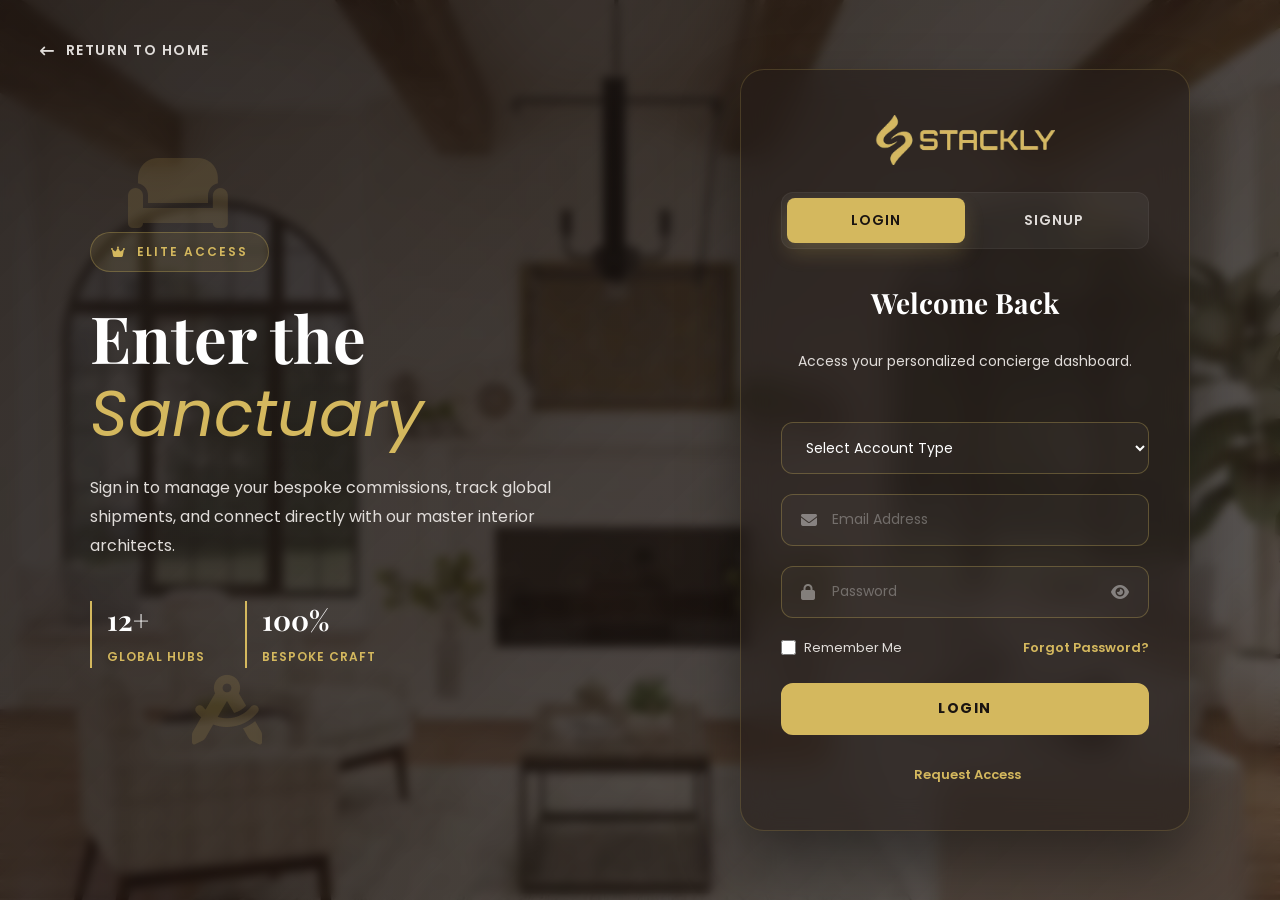
<file: login.html>
<!DOCTYPE html>
<html lang="en">

<head>
    <meta charset="UTF-8">
    <meta name="viewport" content="width=device-width, initial-scale=1.0">
    <title>Login</title>

     
    <link rel="stylesheet" href="https://cdnjs.cloudflare.com/ajax/libs/font-awesome/6.5.1/css/all.min.css">
    <link href="https://fonts.googleapis.com/css2?family=Playfair+Display:ital,wght@0,600;0,700;1,400&family=Poppins:wght@400;500;600;700&display=swap" rel="stylesheet">

     
    <link rel="stylesheet" href="login.css">
</head>

<body>

     
    <div class="bg-image"></div>
    <div class="bg-overlay"></div>

     
    <div class="floating floating-1"><i class="fa-solid fa-couch"></i></div>
    <div class="floating floating-2"><i class="fa-solid fa-gem"></i></div>
    <div class="floating floating-3"><i class="fa-solid fa-compass-drafting"></i></div>

    <a href="index.html" class="back-home">
        <i class="fa-solid fa-arrow-left-long"></i> <span>Return to Home</span>
    </a>

    <div class="auth-wrapper">

         
        <div class="auth-left">
            <span class="brand-badge"><i class="fa-solid fa-crown"></i> Elite Access</span>
            <h1>Enter the <br><span>Sanctuary</span></h1>
            <p>Sign in to manage your bespoke commissions, track global shipments, and connect directly with our master interior architects.</p>
            <div class="brand-stats">
                <div class="stat"><h2>12+</h2><span>Global Hubs</span></div>
                <div class="stat"><h2>100%</h2><span>Bespoke Craft</span></div>
            </div>
        </div>

         
        <div class="auth-card">
           <div class="logo">
                <img src="./asset/logo 1.webp" alt="Company Logo" class="logo-img">
            </div>

            <div class="tab-buttons">
                <button class="active" id="loginBtn"> Login</button>
                <button id="signupBtn">Signup</button>
            </div>

             
            <form id="loginForm" novalidate>
                <h2>Welcome Back</h2>
                <p class="subtitle">Access your personalized concierge dashboard.</p>

                <select id="loginRole" required>
                    <option value="" disabled selected>Select Account Type</option>
                    <option value="admin">Admin</option>
                    <option value="user">User</option>
                </select>

                <div class="input-box">
                    <i class="fa-solid fa-envelope"></i>
                    <input type="email" id="loginEmail" placeholder="Email Address" required>
                </div>
                <span class="error-msg" id="loginEmailError"></span>

                <div class="password-box">
                    <i class="fa-solid fa-lock lock-icon"></i>
                    <input type="password" id="loginPassword" placeholder="Password" required>
                    <i class="fa-solid fa-eye toggle-password"></i>
                </div>
                <span class="error-msg" id="loginPasswordError"></span>

                <div class="options">
                    <label class="remember-me"><input type="checkbox" id="rememberMe"> Remember Me</label>
                    <a href="404.html">Forgot Password?</a>
                </div>

                <button class="main-btn" type="submit">Login</button>

                <a  class="bottom-text"> <span id="showSignup">Request Access</span></a>
            </form>

             
            <form id="signupForm" class="hidden" novalidate>
                <h2>Join the Circle</h2>
                <p class="subtitle">Create your account to start curating.</p>

                <select id="signupRole" required>
                    <option value="" disabled selected>Select Account Type</option>
                    <option value="admin">Admin</option>
                    <option value="user">User</option>
                </select>

                <div class="input-box">
                    <i class="fa-solid fa-user"></i>
                    <input type="text" id="signupName" placeholder="Full Name" required>
                </div>
                <span class="error-msg" id="signupNameError"></span>

                <div class="input-box">
                    <i class="fa-solid fa-envelope"></i>
                    <input type="email" id="signupEmail" placeholder="Email Address" required>
                </div>
                <span class="error-msg" id="signupEmailError"></span>

                <div class="password-box">
                    <i class="fa-solid fa-lock lock-icon"></i>
                    <input type="password" id="signupPassword" class="password" placeholder="Password" required>
                    <i class="fa-solid fa-eye toggle-password"></i>
                </div>
                <span class="error-msg" id="signupPasswordError"></span>

                <div class="password-box">
                    <i class="fa-solid fa-lock lock-icon"></i>
                    <input type="password" id="signupConfirmPassword" class="password" placeholder="Confirm Password" required>
                    <i class="fa-solid fa-eye toggle-password"></i>
                </div>
                <span class="error-msg" id="signupConfirmError"></span>

                <button type="submit" class="main-btn">Sign in</button>

                                <a  class="bottom-text"> <span id="showLogin">Have Access?</span></a>

            </form>
        </div>
    </div>

     
    <script src="login.js"></script>
</body>

</html>
</file>
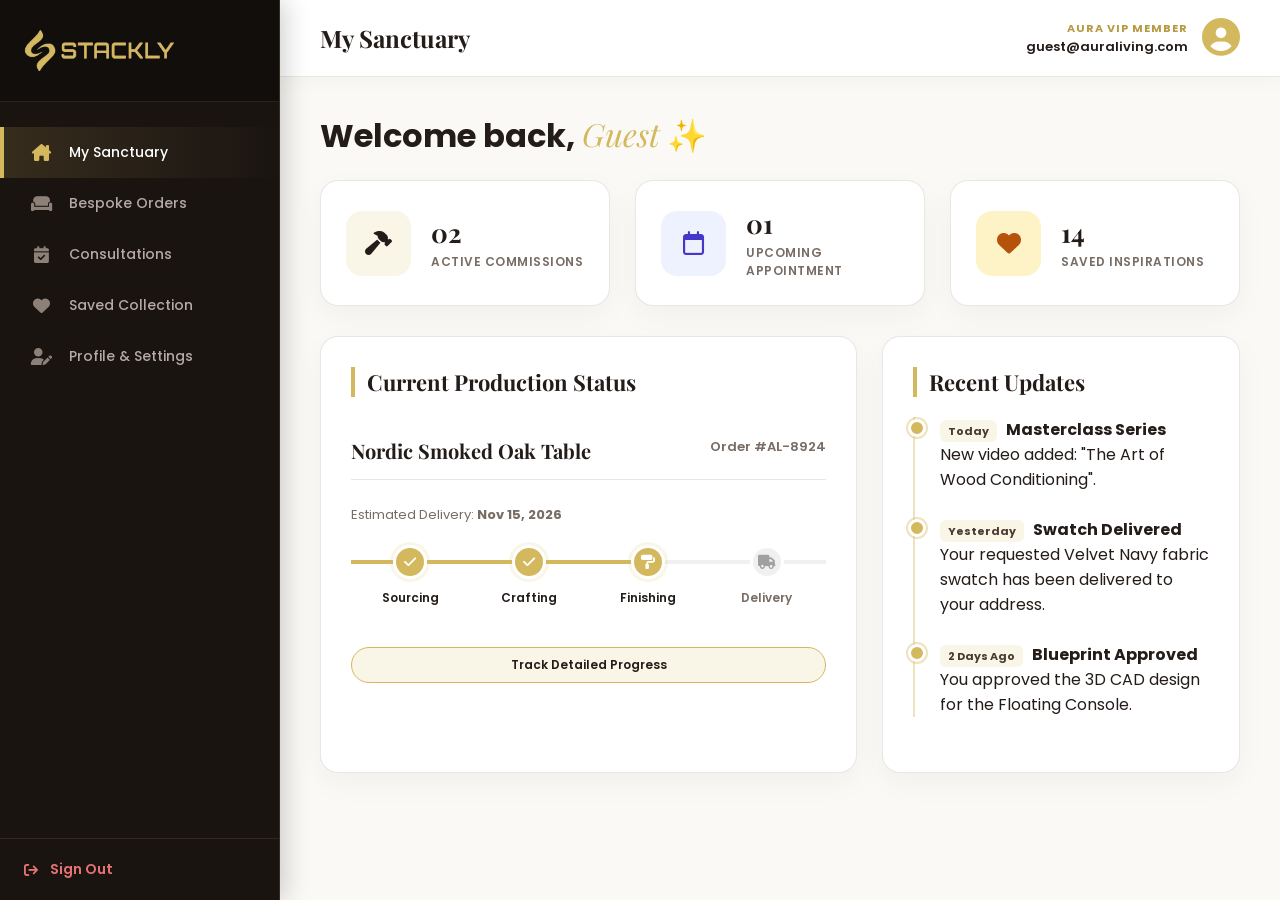
<file: user.html>
<!DOCTYPE html>
<html lang="en">

<head>
    <meta charset="UTF-8">
    <meta name="viewport" content="width=device-width, initial-scale=1.0, maximum-scale=1.0, user-scalable=no">
    <title>User Dashboard</title>


    <link rel="stylesheet" href="https://cdnjs.cloudflare.com/ajax/libs/font-awesome/6.5.1/css/all.min.css">
    <link
        href="https://fonts.googleapis.com/css2?family=Playfair+Display:ital,wght@0,600;0,700;1,400&family=Poppins:wght@400;500;600;700&display=swap"
        rel="stylesheet">

    <style>
        :root {
            --aura-gold: #d4b85e;
            --aura-gold-light: rgba(212, 184, 94, 0.15);
            --aura-gold-dark: #b89a42;
            --aura-dark: #241c18;
            --aura-brown: #4a3b32;
            --aura-warm: #faf9f6;
            --card-bg: #ffffff;
            --border-color: rgba(74, 59, 50, 0.12);
            --text-dark: #241c18;
            --text-muted: #786c65;
            --sidebar-bg: #1a1411;
            --sidebar-hover: #2d231e;
        }

        * {
            margin: 0;
            padding: 0;
            box-sizing: border-box;
            font-family: 'Poppins', sans-serif;
        }

        body {
            background-color: var(--aura-warm);
            color: var(--text-dark);
            overflow-x: hidden;
        }

        .gold-italic {
            color: var(--aura-gold);
            font-family: 'Playfair Display', serif;
            font-style: italic;
            font-weight: 400;
        }

        .dashboard-container {
            display: flex;
            min-height: 100vh;
            width: 100%;
        }


        .sidebar {
            width: 280px;
            background-color: var(--sidebar-bg);
            display: flex;
            flex-direction: column;
            justify-content: space-between;
            transition: transform 0.35s cubic-bezier(0.25, 1, 0.5, 1);
            z-index: 1000;
            position: fixed;
            height: 100vh;
            box-shadow: 4px 0 25px rgba(0, 0, 0, 0.2);
            border-right: 1px solid rgba(212, 184, 94, 0.15);
        }

        .sidebar-overlay {
            display: none;
            position: fixed;
            inset: 0;
            background: rgba(36, 28, 24, 0.7);
            z-index: 999;
            backdrop-filter: blur(4px);
        }

        .sidebar-overlay.active {
            display: block;
        }

        .sidebar-header {
            padding: 30px 24px;
            display: flex;
            justify-content: space-between;
            align-items: center;
            border-bottom: 1px solid rgba(212, 184, 94, 0.12);
            background: #120e0c;
        }

        .brand-logo {
            font-family: 'Playfair Display', serif;
            font-size: 24px;
            font-weight: 700;
            color: #ffffff;
            letter-spacing: 2px;
            display: flex;
            align-items: center;
            gap: 10px;
        }

        .brand-logo i {
            color: var(--aura-gold);
            font-size: 20px;
        }

        .close-btn {
            display: none;
            background: none;
            border: none;
            font-size: 22px;
            color: var(--aura-gold);
            cursor: pointer;
        }

        .sidebar-menu {
            list-style: none;
            padding: 25px 0;
            overflow-y: auto;
        }

        .menu-link {
            display: flex;
            align-items: center;
            gap: 15px;
            padding: 15px 25px;
            color: #b5aba4;
            text-decoration: none;
            font-size: 14px;
            font-weight: 500;
            transition: all 0.3s ease;
            border-left: 4px solid transparent;
            cursor: pointer;
        }

        .menu-link i {
            font-size: 17px;
            width: 25px;
            text-align: center;
            color: #8c8077;
            transition: color 0.3s;
        }

        .menu-link:hover {
            background-color: var(--sidebar-hover);
            color: #ffffff;
        }

        .menu-link:hover i {
            color: var(--aura-gold);
        }

        .menu-link.active {
            background: linear-gradient(90deg, rgba(212, 184, 94, 0.15) 0%, transparent 100%);
            color: #ffffff;
            border-left: 4px solid var(--aura-gold);
        }

        .menu-link.active i {
            color: var(--aura-gold);
        }

        .sidebar-bottom {
            padding: 20px 24px;
            border-top: 1px solid rgba(212, 184, 94, 0.12);
        }

        .logout-btn {
            color: #e57373 !important;
            display: flex;
            align-items: center;
            gap: 12px;
            font-size: 14px;
            font-weight: 600;
            text-decoration: none;
            transition: 0.3s;
        }

        .logout-btn:hover {
            opacity: 0.8;
            transform: translateX(4px);
        }


        .main-content {
            flex: 1;
            margin-left: 280px;
            min-height: 100vh;
            width: calc(100% - 280px);
            display: flex;
            flex-direction: column;
        }

        .top-header {
            background-color: #ffffff;
            padding: 18px 40px;
            display: flex;
            justify-content: space-between;
            align-items: center;
            border-bottom: 1px solid var(--border-color);
            position: sticky;
            top: 0;
            z-index: 998;
            box-shadow: 0 4px 20px rgba(36, 28, 24, 0.03);
        }

        .header-left {
            display: flex;
            align-items: center;
            gap: 18px;
        }

        .menu-toggle {
            display: none;
            background: var(--aura-gold-light);
            color: var(--aura-dark);
            border: 1px solid var(--aura-gold);
            padding: 10px 14px;
            border-radius: 8px;
            font-size: 18px;
            cursor: pointer;
        }

        .greeting h1 {
            font-family: 'Playfair Display', serif;
            font-size: 24px;
            color: var(--aura-dark);
            font-weight: 700;
        }

        .welcome-name {
            font-family: 'Poppins', sans-serif;
            color: var(--aura-gold-dark);
            font-weight: 500;
            font-size: 15px;
            margin-left: 5px;
        }

        .user-profile {
            display: flex;
            align-items: center;
            gap: 14px;
            text-align: right;
        }

        .user-role {
            font-size: 11px;
            color: var(--aura-gold-dark);
            font-weight: 700;
            text-transform: uppercase;
            letter-spacing: 1px;
            display: block;
        }

        .user-email {
            font-size: 13px;
            color: var(--aura-dark);
            font-weight: 600;
            display: block;
        }

        .user-avatar i {
            font-size: 38px;
            color: var(--aura-dark);
        }


        .view-section {
            display: none;
            padding: 35px 40px;
            flex-direction: column;
            gap: 30px;
            animation: softFadeIn 0.5s cubic-bezier(0.25, 1, 0.5, 1);
        }

        .view-section.active {
            display: flex;
        }

        @keyframes softFadeIn {
            from {
                opacity: 0;
                transform: translateY(18px);
            }

            to {
                opacity: 1;
                transform: translateY(0);
            }
        }

        .scroll-anim {
            opacity: 0;
            transform: translateY(25px);
            transition: opacity 0.6s ease-out, transform 0.6s ease-out;
        }

        .scroll-anim.show {
            opacity: 1;
            transform: translateY(0);
        }

        .section-title {
            font-family: 'Playfair Display', serif;
            font-size: 22px;
            margin-bottom: 20px;
            color: var(--aura-dark);
            border-left: 4px solid var(--aura-gold);
            padding-left: 12px;
            font-weight: 700;
        }


        .stats-grid {
            display: grid;
            grid-template-columns: repeat(auto-fit, minmax(240px, 1fr));
            gap: 25px;
        }

        .stat-card {
            background: var(--card-bg);
            border-radius: 18px;
            padding: 25px;
            box-shadow: 0 10px 30px rgba(36, 28, 24, 0.04);
            border: 1px solid var(--border-color);
            display: flex;
            align-items: center;
            gap: 20px;
            transition: all 0.35s ease;
            cursor: default;
        }

        .stat-card:hover {
            transform: translateY(-6px);
            border-color: var(--aura-gold);
            box-shadow: 0 15px 35px rgba(212, 184, 94, 0.15);
        }

        .stat-icon {
            width: 65px;
            height: 65px;
            border-radius: 16px;
            display: flex;
            justify-content: center;
            align-items: center;
            font-size: 24px;
            flex-shrink: 0;
        }

        .stat-details h3 {
            font-family: 'Playfair Display', serif;
            font-size: 26px;
            color: var(--aura-dark);
            font-weight: 700;
        }

        .stat-details p {
            font-size: 12px;
            color: var(--text-muted);
            font-weight: 600;
            text-transform: uppercase;
            letter-spacing: 0.5px;
            margin-top: 3px;
        }


        .content-box {
            background: var(--card-bg);
            border-radius: 18px;
            padding: 30px;
            box-shadow: 0 10px 30px rgba(36, 28, 24, 0.04);
            border: 1px solid var(--border-color);
            width: 100%;
        }

        .two-col-grid {
            display: grid;
            grid-template-columns: 1.5fr 1fr;
            gap: 25px;
        }

        .three-col-grid {
            display: grid;
            grid-template-columns: repeat(3, 1fr);
            gap: 25px;
        }


        .tracking-container {
            padding: 20px 0;
        }

        .order-meta {
            display: flex;
            justify-content: space-between;
            margin-bottom: 25px;
            border-bottom: 1px solid var(--border-color);
            padding-bottom: 15px;
        }

        .order-meta h4 {
            font-family: 'Playfair Display', serif;
            font-size: 20px;
            color: var(--aura-dark);
        }

        .order-meta span {
            font-size: 13px;
            color: var(--text-muted);
            font-weight: 600;
        }

        .progress-track {
            display: flex;
            justify-content: space-between;
            position: relative;
            margin-bottom: 30px;
        }

        .progress-track::before {
            content: '';
            position: absolute;
            top: 15px;
            left: 0;
            width: 100%;
            height: 4px;
            background: #f0f0f0;
            z-index: 1;
        }

        .progress-fill {
            position: absolute;
            top: 15px;
            left: 0;
            width: 65%;
            height: 4px;
            background: var(--aura-gold);
            z-index: 2;
            transition: width 1s ease;
        }

        .step {
            position: relative;
            z-index: 3;
            text-align: center;
            width: 25%;
        }

        .step-icon {
            width: 34px;
            height: 34px;
            background: #f0f0f0;
            color: #a0a0a0;
            border-radius: 50%;
            display: flex;
            align-items: center;
            justify-content: center;
            margin: 0 auto 10px;
            font-size: 14px;
            font-weight: 700;
            transition: 0.3s;
            border: 3px solid #fff;
        }

        .step.active .step-icon {
            background: var(--aura-gold);
            color: #fff;
            box-shadow: 0 0 0 3px var(--aura-gold-light);
        }

        .step p {
            font-size: 12px;
            font-weight: 600;
            color: var(--text-muted);
        }

        .step.active p {
            color: var(--aura-dark);
        }


        .timeline {
            margin-top: 15px;
            border-left: 2px solid rgba(212, 184, 94, 0.4);
            padding-left: 25px;
        }

        .timeline-item {
            margin-bottom: 25px;
            position: relative;
        }

        .timeline-item::before {
            content: '';
            position: absolute;
            left: -32px;
            top: 2px;
            width: 12px;
            height: 12px;
            border-radius: 50%;
            background: var(--aura-gold);
            border: 3px solid #ffffff;
            box-shadow: 0 0 0 2px rgba(212, 184, 94, 0.4);
        }

        .time-badge {
            font-size: 11px;
            background: var(--aura-gold-light);
            color: var(--aura-brown);
            padding: 3px 8px;
            border-radius: 6px;
            font-weight: 700;
            margin-right: 6px;
        }


        .table-container {
            width: 100%;
            overflow-x: auto;
        }

        table {
            width: 100%;
            border-collapse: collapse;
            margin-top: 10px;
            min-width: 600px;
        }

        th,
        td {
            padding: 16px;
            text-align: left;
            border-bottom: 1px solid var(--border-color);
            font-size: 14px;
        }

        th {
            background-color: var(--aura-warm);
            color: var(--aura-brown);
            font-weight: 700;
            text-transform: uppercase;
            font-size: 12px;
            letter-spacing: 1px;
        }

        .status {
            padding: 6px 14px;
            border-radius: 30px;
            font-size: 11px;
            font-weight: 700;
            text-transform: uppercase;
            letter-spacing: 0.5px;
        }

        .status.confirmed {
            background: #dcfce7;
            color: #15803d;
        }

        .status.crafting {
            background: #fef3c7;
            color: #b45309;
        }

        .status.transit {
            background: #e0f2fe;
            color: #0369a1;
        }

        .status.alert {
            background: #fee2e2;
            color: #b91c1c;
        }


        .action-btn {
            background: var(--aura-gold-light);
            color: var(--aura-dark);
            border: 1px solid var(--aura-gold);
            padding: 8px 16px;
            border-radius: 30px;
            font-size: 12px;
            font-weight: 600;
            text-decoration: none;
            cursor: pointer;
            transition: 0.3s;
            display: inline-block;
        }

        .action-btn:hover {
            background: var(--aura-dark);
            color: var(--aura-gold);
            border-color: var(--aura-dark);
        }

        .main-btn {
            background: var(--aura-dark);
            color: var(--aura-gold);
            padding: 15px 30px;
            font-size: 14px;
            font-weight: 700;
            text-transform: uppercase;
            letter-spacing: 1.5px;
            border: 2px solid var(--aura-dark);
            border-radius: 10px;
            cursor: pointer;
            transition: all 0.35s;
            display: inline-flex;
            justify-content: center;
            align-items: center;
            gap: 8px;
            width: 100%;
        }

        .main-btn:hover {
            background: var(--aura-gold);
            color: var(--aura-dark);
            border-color: var(--aura-gold);
            transform: translateY(-2px);
            box-shadow: 0 10px 20px rgba(212, 184, 94, 0.3);
        }


        .media-gallery {
            display: grid;
            grid-template-columns: repeat(auto-fill, minmax(220px, 1fr));
            gap: 25px;
        }

        .media-item {
            border: 1px solid var(--border-color);
            border-radius: 14px;
            overflow: hidden;
            background: #ffffff;
            transition: all 0.3s ease;
            position: relative;
        }

        .media-item:hover {
            transform: translateY(-5px);
            box-shadow: 0 15px 30px rgba(36, 28, 24, 0.08);
            border-color: var(--aura-gold);
        }

        .media-img {
            width: 100%;
            height: 180px;
            object-fit: cover;
        }

        .heart-icon {
            position: absolute;
            top: 15px;
            right: 15px;
            width: 35px;
            height: 35px;
            background: #fff;
            border-radius: 50%;
            display: flex;
            align-items: center;
            justify-content: center;
            color: #ef4444;
            font-size: 16px;
            box-shadow: 0 4px 10px rgba(0, 0, 0, 0.1);

            transition: 0.3s;
        }

        .heart-icon:hover {
            transform: scale(1.1);
        }

        .media-info {
            padding: 16px;
        }

        .media-info h4 {
            font-family: 'Playfair Display', serif;
            font-size: 16px;
            margin-bottom: 6px;
            color: var(--aura-dark);
            white-space: nowrap;
            overflow: hidden;
            text-overflow: ellipsis;
        }

        .media-meta {
            display: flex;
            justify-content: space-between;
            font-size: 12px;
            color: var(--text-muted);
            font-weight: 600;
        }


        .profile-form {
            width: 100%;
        }

        .input-group {
            margin-bottom: 20px;
            position: relative;
        }

        .input-group label {
            display: block;
            font-size: 12px;
            font-weight: 700;
            color: var(--aura-brown);
            text-transform: uppercase;
            letter-spacing: 1px;
            margin-bottom: 8px;
        }

        .input-group input,
        .input-group textarea,
        .input-group select {
            width: 100%;
            padding: 14px 18px;
            border: 1.5px solid var(--border-color);
            border-radius: 10px;
            outline: none;
            font-size: 14px;
            background: var(--aura-warm);
            transition: all 0.3s;
            color: var(--aura-dark);
            font-family: 'Poppins';
        }

        .input-group input:focus,
        .input-group textarea:focus,
        .input-group select:focus {
            border-color: var(--aura-gold);
            background-color: #ffffff;
            box-shadow: 0 0 0 4px var(--aura-gold-light);
        }

        .error-msg {
            display: none;
            color: #d9534f;
            font-size: 12px;
            font-weight: 600;
            margin-top: 6px;
            animation: softFadeIn 0.3s;
        }

        .input-error {
            border-color: #d9534f !important;
            background-color: #fff8f8 !important;
        }

        .success-msg {
            display: none;
            color: #276749;
            background: #c6f6d5;
            padding: 15px;
            border-radius: 10px;
            margin-bottom: 20px;
            font-size: 14px;
            font-weight: 600;
            text-align: center;
            border: 1px solid #9ae6b4;
        }

        .shake-anim {
            animation: premiumShake 0.4s cubic-bezier(.36, .07, .19, .97) both;
        }

        @keyframes premiumShake {

            10%,
            90% {
                transform: translate3d(-2px, 0, 0);
            }

            20%,
            80% {
                transform: translate3d(4px, 0, 0);
            }

            30%,
            50%,
            70% {
                transform: translate3d(-6px, 0, 0);
            }

            40%,
            60% {
                transform: translate3d(6px, 0, 0);
            }
        }


        @media (max-width: 1200px) {

            .two-col-grid,
            .three-col-grid {
                grid-template-columns: 1fr;
            }
        }

        @media (max-width: 992px) {
            .sidebar {
                transform: translateX(-100%);
            }

            .sidebar.active {
                transform: translateX(0);
            }

            .main-content {
                margin-left: 0;
                width: 100%;
            }

            .menu-toggle,
            .close-btn {
                display: block;
            }
        }

        @media (max-width: 576px) {
            .top-header {
                padding: 15px 20px;
            }

            .view-section {
                padding: 20px 15px;
                gap: 20px;
            }

            .user-info {
                display: none;
            }

            .stats-grid {
                grid-template-columns: 1fr;
            }

            .step p {
                font-size: 10px;
            }

            .content-box {
                padding: 20px;
            }
        }

        .logo-img {
            width: 150px;
        }

        a {
            text-decoration: none;
        }

        .logo-da {
            display: flex;
            align-items: center;
            gap: 10px;
            color: var(--primary-color);
            font-size: 22px;
            font-weight: 800;
            letter-spacing: 1px;
        }

        .logo-da i {
            font-size: 28px;
        }
    </style>
</head>

<body>
    <div class="dashboard-container">
        <div class="sidebar-overlay" id="sidebarOverlay"></div>


        <aside class="sidebar" id="sidebar">
            <div class="sidebar-top">
                <div class="sidebar-header">
                    <a href="user.html" class="logo-da">
                        <img src="./asset/logo 1.webp" alt="Company Logo" class="logo-img">
                    </a>
                    <button class="close-btn" id="closeSidebar"><i class="fa-solid fa-xmark"></i></button>
                </div>

                <ul class="sidebar-menu">
                    <li><a class="menu-link active" data-target="overview-view">
                            <i class="fa-solid fa-house-chimney"></i> My Sanctuary
                        </a></li>
                    <li><a class="menu-link" data-target="orders-view">
                            <i class="fa-solid fa-couch"></i> Bespoke Orders
                        </a></li>
                    <li><a class="menu-link" data-target="appointments-view">
                            <i class="fa-solid fa-calendar-check"></i> Consultations
                        </a></li>
                    <li><a class="menu-link" data-target="wishlist-view">
                            <i class="fa-solid fa-heart"></i> Saved Collection
                        </a></li>
                    <li><a class="menu-link" data-target="profile-view">
                            <i class="fa-solid fa-user-pen"></i> Profile & Settings
                        </a></li>
                </ul>
            </div>

            <div class="sidebar-bottom">
                <a href="login.html" class="logout-btn">
                    <i class="fa-solid fa-arrow-right-from-bracket"></i> Sign Out
                </a>
            </div>
        </aside>


        <main class="main-content">
            <header class="top-header">
                <div class="header-left">
                    <button class="menu-toggle" id="openSidebar">
                        <i class="fa-solid fa-bars"></i>
                    </button>
                    <div class="greeting">
                        <h1 id="page-title">My Sanctuary</h1>
                    </div>
                </div>
                <div class="header-right">
                    <div class="user-profile">
                        <div class="user-info">
                            <span class="user-role">Aura VIP Member</span>
                            <span class="user-email" id="displayEmail">user@example.com</span>
                        </div>
                        <div class="user-avatar">
                            <i class="fa-solid fa-circle-user" style="color: var(--aura-gold);"></i>
                        </div>
                    </div>
                </div>
            </header>


            <div id="overview-view" class="view-section active">

                <h2 style="font-family: 'Playfair Display'; font-size: 32px; margin-bottom: -10px;" class="scroll-anim">
                    <span id="welcomeGreeting">Welcome,</span>
                </h2>

                <section class="stats-grid scroll-anim">
                    <div class="stat-card">
                        <div class="stat-icon" style="background: var(--aura-gold-light); color: var(--aura-dark);">
                            <i class="fa-solid fa-hammer"></i>
                        </div>
                        <div class="stat-details">
                            <h3>02</h3>
                            <p>Active Commissions</p>
                        </div>
                    </div>
                    <div class="stat-card">
                        <div class="stat-icon" style="background: #eef2ff; color: #4338ca;">
                            <i class="fa-regular fa-calendar"></i>
                        </div>
                        <div class="stat-details">
                            <h3>01</h3>
                            <p>Upcoming Appointment</p>
                        </div>
                    </div>
                    <div class="stat-card">
                        <div class="stat-icon" style="background: #fef3c7; color: #b45309;">
                            <i class="fa-solid fa-heart"></i>
                        </div>
                        <div class="stat-details">
                            <h3>14</h3>
                            <p>Saved Inspirations</p>
                        </div>
                    </div>
                </section>

                <div class="two-col-grid">
                    <section class="content-box scroll-anim">
                        <h2 class="section-title">Current Production Status</h2>
                        <div class="tracking-container">
                            <div class="order-meta">
                                <h4>Nordic Smoked Oak Table</h4>
                                <span>Order #AL-8924</span>
                            </div>
                            <p style="font-size: 13px; color: var(--text-muted); margin-bottom: 20px;">Estimated
                                Delivery: <strong>Nov 15, 2026</strong></p>

                            <div class="progress-track">
                                <div class="progress-fill" style="width: 65%;"></div>
                                <div class="step active">
                                    <div class="step-icon"><i class="fa-solid fa-check"></i></div>
                                    <p>Sourcing</p>
                                </div>
                                <div class="step active">
                                    <div class="step-icon"><i class="fa-solid fa-check"></i></div>
                                    <p>Crafting</p>
                                </div>
                                <div class="step active">
                                    <div class="step-icon"><i class="fa-solid fa-paint-roller"></i></div>
                                    <p>Finishing</p>
                                </div>
                                <div class="step">
                                    <div class="step-icon"><i class="fa-solid fa-truck"></i></div>
                                    <p>Delivery</p>
                                </div>
                            </div>
                            <a href="404.html" class="action-btn"
                                style="width: 100%; text-align: center; margin-top: 10px;">Track Detailed Progress</a>
                        </div>
                    </section>

                    <section class="content-box scroll-anim">
                        <h2 class="section-title">Recent Updates</h2>
                        <div class="timeline">
                            <div class="timeline-item">
                                <h4><span class="time-badge">Today</span> Masterclass Series</h4>
                                <p>New video added: "The Art of Wood Conditioning".</p>
                            </div>
                            <div class="timeline-item">
                                <h4><span class="time-badge">Yesterday</span> Swatch Delivered</h4>
                                <p>Your requested Velvet Navy fabric swatch has been delivered to your address.</p>
                            </div>
                            <div class="timeline-item">
                                <h4><span class="time-badge">2 Days Ago</span> Blueprint Approved</h4>
                                <p>You approved the 3D CAD design for the Floating Console.</p>
                            </div>
                        </div>
                    </section>
                </div>
            </div>


            <div id="orders-view" class="view-section">
                <section class="content-box scroll-anim">
                    <h2 class="section-title">Active & Recent Commissions</h2>
                    <div class="table-container">
                        <table>
                            <thead>
                                <tr>
                                    <th>Order ID</th>
                                    <th>Signature Piece</th>
                                    <th>Order Date</th>
                                    <th>Amount</th>
                                    <th>Status</th>
                                    <th>Invoice</th>
                                </tr>
                            </thead>
                            <tbody>
                                <tr>
                                    <td><strong>#AL-8924</strong></td>
                                    <td>Nordic Smoked Oak Table</td>
                                    <td>Sep 02, 2026</td>
                                    <td>$12,500</td>
                                    <td><span class="status crafting">In Production</span></td>
                                    <td><a href="404.html" class="action-btn"><i class="fa-solid fa-download"></i>
                                            PDF</a></td>
                                </tr>
                                <tr>
                                    <td><strong>#AL-8890</strong></td>
                                    <td>Midnight Velvet Lounge Chair</td>
                                    <td>Aug 15, 2026</td>
                                    <td>$4,800</td>
                                    <td><span class="status transit">Shipped</span></td>
                                    <td><a href="404.html" class="action-btn"><i class="fa-solid fa-download"></i>
                                            PDF</a></td>
                                </tr>
                                <tr>
                                    <td><strong>#AL-8102</strong></td>
                                    <td>Brushed Brass Floor Lamp</td>
                                    <td>Feb 10, 2026</td>
                                    <td>$2,200</td>
                                    <td><span class="status confirmed">Delivered</span></td>
                                    <td><a href="404.html" class="action-btn"><i class="fa-solid fa-download"></i>
                                            PDF</a></td>
                                </tr>
                            </tbody>
                        </table>
                    </div>
                </section>

                <section class="content-box scroll-anim">
                    <h2 class="section-title">Payment History</h2>
                    <div class="table-container">
                        <table>
                            <thead>
                                <tr>
                                    <th>Transaction Date</th>
                                    <th>Description</th>
                                    <th>Method</th>
                                    <th>Amount Paid</th>
                                    <th>Status</th>
                                </tr>
                            </thead>
                            <tbody>
                                <tr>
                                    <td>Sep 02, 2026</td>
                                    <td>Initial Deposit (50%) - Order #AL-8924</td>
                                    <td>Amex **** 1024</td>
                                    <td>$6,250</td>
                                    <td><span class="status confirmed">Successful</span></td>
                                </tr>
                                <tr>
                                    <td>Aug 15, 2026</td>
                                    <td>Full Payment - Order #AL-8890</td>
                                    <td>Visa **** 4920</td>
                                    <td>$4,800</td>
                                    <td><span class="status confirmed">Successful</span></td>
                                </tr>
                            </tbody>
                        </table>
                    </div>
                </section>

                <section class="content-box scroll-anim">
                    <h2 class="section-title">Care & Maintenance Guides</h2>
                    <div class="two-col-grid" style="gap: 20px;">
                        <div
                            style="padding: 20px; border: 1px solid var(--border-color); border-radius: 12px; display: flex; align-items: center; gap: 15px;">
                            <i class="fa-solid fa-tree" style="font-size: 30px; color: var(--aura-gold);"></i>
                            <div>
                                <h4 style="font-size: 15px; margin-bottom: 5px;">Solid Wood Care</h4>
                                <a href="404.html"
                                    style="font-size: 12px; color: var(--text-muted); font-weight: 600; text-decoration: none;">Download
                                    Guide <i class="fa-solid fa-arrow-right"></i></a>
                            </div>
                        </div>
                        <div
                            style="padding: 20px; border: 1px solid var(--border-color); border-radius: 12px; display: flex; align-items: center; gap: 15px;">
                            <i class="fa-solid fa-spray-can" style="font-size: 30px; color: var(--aura-gold);"></i>
                            <div>
                                <h4 style="font-size: 15px; margin-bottom: 5px;">Premium Upholstery Care</h4>
                                <a href="404.html"
                                    style="font-size: 12px; color: var(--text-muted); font-weight: 600; text-decoration: none;">Download
                                    Guide <i class="fa-solid fa-arrow-right"></i></a>
                            </div>
                        </div>
                    </div>
                </section>
            </div>


            <div id="appointments-view" class="view-section">

                <div class="two-col-grid">
                    <section class="content-box scroll-anim">
                        <h2 class="section-title">Book a Consultation</h2>
                        <form id="bookingForm" class="profile-form" novalidate>
                            <div class="success-msg" id="bookingSuccess">Appointment Request Sent Successfully!</div>

                            <div class="input-group">
                                <label>Consultation Type</label>
                                <select id="bookType" required>
                                    <option value="" selected disabled>Select Type</option>
                                    <option value="virtual">Virtual 3D Tour & Design Call</option>
                                    <option value="inperson">In-Person Showroom Visit</option>
                                    <option value="home">Home Styling Visit</option>
                                </select>
                                <div class="error-msg" id="err-bookType">Please select a consultation type.</div>
                            </div>

                            <div style="display: flex; gap: 15px; flex-wrap: wrap;">
                                <div class="input-group" style="flex: 1;">
                                    <label>Preferred Date</label>
                                    <input type="date" id="bookDate" required>
                                    <div class="error-msg" id="err-bookDate">Please select a valid date.</div>
                                </div>
                                <div class="input-group" style="flex: 1;">
                                    <label>Preferred Time</label>
                                    <input type="time" id="bookTime" required>
                                    <div class="error-msg" id="err-bookTime">Please select a time.</div>
                                </div>
                            </div>

                            <div class="input-group">
                                <label>Project Brief / Notes</label>
                                <textarea id="bookNotes" rows="3"
                                    placeholder="Tell us what you are looking to design..."></textarea>
                            </div>

                            <button type="submit" class="main-btn">Request Appointment</button>
                        </form>
                    </section>

                    <section class="content-box scroll-anim">
                        <h2 class="section-title">Next Scheduled Visit</h2>
                        <div
                            style="background: var(--aura-warm); padding: 25px; border-radius: 12px; border: 1px solid var(--border-color); text-align: center; height: 100%; display: flex; flex-direction: column; justify-content: center;">
                            <div
                                style="width: 70px; height: 70px; background: var(--aura-dark); color: var(--aura-gold); border-radius: 50%; display: flex; align-items: center; justify-content: center; font-size: 28px; margin: 0 auto 15px;">
                                <i class="fa-solid fa-location-dot"></i>
                            </div>
                            <h3 style="font-family: 'Playfair Display'; font-size: 22px; margin-bottom: 5px;">Mayfair
                                Flagship Salon</h3>
                            <p style="font-size: 14px; color: var(--text-muted); margin-bottom: 20px;">Oct 24, 2026 at
                                2:00 PM</p>
                            <p style="font-size: 13px; margin-bottom: 20px;"><strong>Consultant:</strong> Charlotte
                                Sterling</p>
                            <a href="404.html" class="action-btn"
                                style="padding: 10px 20px; font-size: 12px; width: max-content; margin: 0 auto;">Reschedule</a>
                        </div>
                    </section>
                </div>

                <section class="content-box scroll-anim">
                    <h2 class="section-title">Appointment History</h2>
                    <div class="table-container">
                        <table>
                            <thead>
                                <tr>
                                    <th>Date & Time</th>
                                    <th>Consultant</th>
                                    <th>Type</th>
                                    <th>Status</th>
                                </tr>
                            </thead>
                            <tbody>
                                <tr>
                                    <td><strong>Aug 10, 2026 - 11:00 AM</strong></td>
                                    <td>Matteo Rossi</td>
                                    <td><i class="fa-solid fa-video"></i> Virtual 3D Tour</td>
                                    <td><span class="status confirmed">Completed</span></td>
                                </tr>
                                <tr>
                                    <td><strong>Jan 15, 2026 - 4:30 PM</strong></td>
                                    <td>Arthur Pendelton</td>
                                    <td><i class="fa-solid fa-phone"></i> Initial Phone Call</td>
                                    <td><span class="status confirmed">Completed</span></td>
                                </tr>
                            </tbody>
                        </table>
                    </div>
                </section>
            </div>


            <div id="wishlist-view" class="view-section">
                <section class="content-box scroll-anim">
                    <h2 class="section-title">My Saved Collection</h2>
                    <div class="media-gallery">
                        <div class="media-item">
                            <div class="heart-icon"><i class="fa-solid fa-heart"></i></div>
                            <img src="./asset/f4.webp" class="media-img" alt="Furniture">
                            <div class="media-info">
                                <h4>Floating Oak Console</h4>
                                <div class="media-meta"><span>Nordic Collection</span><span>$3,200</span></div>
                                <a href="404.html" class="action-btn" style="width: 100%; text-align: center;">Inquire
                                    Now</a>
                            </div>
                        </div>
                        <div class="media-item">
                            <div class="heart-icon"><i class="fa-solid fa-heart"></i></div>
                            <img src="./asset/f5.webp" class="media-img" alt="Furniture">
                            <div class="media-info">
                                <h4>Aura Muted Brass Lamp</h4>
                                <div class="media-meta"><span>Accents</span><span>$1,450</span></div>
                                <a href="404.html" class="action-btn" style="width: 100%; text-align: center;">Inquire
                                    Now</a>
                            </div>
                        </div>
                        <div class="media-item">
                            <div class="heart-icon"><i class="fa-solid fa-heart"></i></div>
                            <img src="./asset/f6.webp" class="media-img" alt="Furniture">
                            <div class="media-info">
                                <h4>Cashmere Bouclé Sofa</h4>
                                <div class="media-meta"><span>Lounge Series</span><span>$8,900</span></div>
                                <a href="404.html" class="action-btn" style="width: 100%; text-align: center;">Inquire
                                    Now</a>
                            </div>
                        </div>
                        <div class="media-item">
                            <div class="heart-icon"><i class="fa-solid fa-heart"></i></div>
                            <img src="./asset/f7.webp" class="media-img" alt="Furniture">
                            <div class="media-info">
                                <h4>Nero Marquina Center Table</h4>
                                <div class="media-meta"><span>Stone Series</span><span>$5,500</span></div>
                                <a href="404.html" class="action-btn" style="width: 100%; text-align: center;">Inquire
                                    Now</a>
                            </div>
                        </div>
                        <div class="media-item">
                            <div class="heart-icon"><i class="fa-solid fa-heart"></i></div>
                            <img src="./asset/f8.webp" class="media-img" alt="Furniture">
                            <div class="media-info">
                                <h4>Velvet Dining Chair (Set of 6)</h4>
                                <div class="media-meta"><span>Dining Collection</span><span>$7,200</span></div>
                                <a href="404.html" class="action-btn" style="width: 100%; text-align: center;">Inquire
                                    Now</a>
                            </div>
                        </div>
                        <div class="media-item">
                            <div class="heart-icon"><i class="fa-solid fa-heart"></i></div>
                            <img src="./asset/f9.webp" class="media-img" alt="Furniture">
                            <div class="media-info">
                                <h4>Tuscan Walnut Bed Frame</h4>
                                <div class="media-meta"><span>Master Suite</span><span>$11,000</span></div>
                                <a href="404.html" class="action-btn" style="width: 100%; text-align: center;">Inquire
                                    Now</a>
                            </div>
                        </div>
                    </div>
                </section>

                <section class="content-box scroll-anim">
                    <h2 class="section-title">Curated Inspiration Boards</h2>
                    <div class="two-col-grid">
                        <div
                            style="height: 200px; border-radius: 14px; background: url('./asset/f25.webp') center/cover; position: relative; overflow: hidden; display: flex; align-items: flex-end; padding: 20px;">
                            <div
                                style="position: absolute; inset: 0; background: linear-gradient(to top, rgba(0,0,0,0.8), transparent);">
                            </div>
                            <h3
                                style="color: #fff; position: relative; z-index: 2; font-family: 'Playfair Display'; font-size: 22px;">
                                Modern Minimalist Living</h3>
                        </div>
                        <div
                            style="height: 200px; border-radius: 14px; background: url('./asset/f17.webp') center/cover; position: relative; overflow: hidden; display: flex; align-items: flex-end; padding: 20px;">
                            <div
                                style="position: absolute; inset: 0; background: linear-gradient(to top, rgba(0,0,0,0.8), transparent);">
                            </div>
                            <h3
                                style="color: #fff; position: relative; z-index: 2; font-family: 'Playfair Display'; font-size: 22px;">
                                Dark Wood Acadamia</h3>
                        </div>
                    </div>
                </section>
            </div>


            <div id="profile-view" class="view-section">
                <div class="two-col-grid">
                    <section class="content-box scroll-anim">
                        <h2 class="section-title">Personal Information</h2>
                        <form id="profileForm" class="profile-form" novalidate>
                            <div class="success-msg" id="profSuccess">Profile Updated Successfully!</div>
                            <div class="input-group">
                                <label>Full Name</label>
                                <input type="text" id="profileName" value="John Doe" required>
                                <div class="error-msg" id="err-profileName">Please enter a valid name (letters only).
                                </div>
                            </div>
                            <div class="input-group">
                                <label>Email Address</label>
                                <input type="email" id="profileEmail" value="user@example.com" readonly
                                    style="background: #f0f0f0; cursor: not-allowed;">
                            </div>
                            <div class="input-group">
                                <label>Phone Number</label>
                                <input type="tel" id="profilePhone" value="5551234567" required>
                                <div class="error-msg" id="err-profilePhone">Please enter a valid phone number.</div>
                            </div>
                            <button type="submit" class="main-btn">Save Changes</button>
                        </form>
                    </section>

                    <section class="content-box scroll-anim">
                        <h2 class="section-title">Delivery Address</h2>
                        <form id="addressForm" class="profile-form" novalidate>
                            <div class="success-msg" id="addrSuccess">Address Updated Successfully!</div>
                            <div class="input-group">
                                <label>Street Address</label>
                                <textarea id="addrStreet" rows="2" required>123 Luxury Avenue, Penthouse 4B</textarea>
                                <div class="error-msg" id="err-addrStreet">Street address cannot be empty.</div>
                            </div>
                            <div style="display: flex; gap: 15px;">
                                <div class="input-group" style="flex: 1;">
                                    <label>City</label>
                                    <input type="text" id="addrCity" value="New York" required>
                                    <div class="error-msg" id="err-addrCity">Enter a valid city.</div>
                                </div>
                                <div class="input-group" style="flex: 1;">
                                    <label>Zip Code</label>
                                    <input type="text" id="addrZip" value="10001" required>
                                    <div class="error-msg" id="err-addrZip">Enter a valid Zip.</div>
                                </div>
                            </div>
                            <div class="input-group">
                                <label>Country</label>
                                <select id="addrCountry" required>
                                    <option value="US" selected>United States</option>
                                    <option value="UK">United Kingdom</option>
                                    <option value="IT">Italy</option>
                                    <option value="AE">UAE</option>
                                </select>
                            </div>
                            <button type="submit" class="main-btn"
                                style="background: transparent; color: var(--aura-dark); border: 2px solid var(--aura-dark);">Update
                                Address</button>
                        </form>
                    </section>
                </div>

                <section class="content-box scroll-anim">
                    <h2 class="section-title">Change Password</h2>
                    <form id="passwordForm" class="profile-form" style="max-width: 500px;" novalidate>
                        <div class="success-msg" id="passSuccess">Password Changed Successfully!</div>
                        <div class="input-group">
                            <label>Current Password</label>
                            <input type="password" id="currPass" required>
                            <div class="error-msg" id="err-currPass">Enter your current password.</div>
                        </div>
                        <div class="input-group">
                            <label>New Password</label>
                            <input type="password" id="newPass" required>
                            <div class="error-msg" id="err-newPass">Password must be at least 6 characters.</div>
                        </div>
                        <div class="input-group">
                            <label>Confirm New Password</label>
                            <input type="password" id="confPass" required>
                            <div class="error-msg" id="err-confPass">Passwords do not match.</div>
                        </div>
                        <button type="submit" class="main-btn">Update Password</button>
                    </form>
                </section>
            </div>

        </main>
    </div>

    <script>

        const emailValue = localStorage.getItem("UserMail");
        const defaultEmail = "guest@auraliving.com";
        const activeEmail = emailValue || defaultEmail;

        const extractedName = activeEmail.split("@")[0];
        const formattedName = extractedName.charAt(0).toUpperCase() + extractedName.slice(1);

        document.getElementById("displayEmail").textContent = activeEmail;
        document.getElementById("profileEmail").value = activeEmail;
        document.getElementById("profileName").value = formattedName;

        const welcomeEl = document.getElementById("welcomeGreeting");
        if (welcomeEl) {
            welcomeEl.innerHTML = `Welcome back, <span class="gold-italic">${formattedName}</span> ✨`;
        }


        const sidebar = document.getElementById('sidebar');
        const overlay = document.getElementById('sidebarOverlay');
        const openSidebarBtn = document.getElementById('openSidebar');
        const closeSidebarBtn = document.getElementById('closeSidebar');

        function openSidebar() { sidebar.classList.add('active'); overlay.classList.add('active'); document.body.style.overflow = 'hidden'; }
        function closeSidebar() { sidebar.classList.remove('active'); overlay.classList.remove('active'); document.body.style.overflow = 'auto'; }

        openSidebarBtn.addEventListener('click', openSidebar);
        closeSidebarBtn.addEventListener('click', closeSidebar);
        overlay.addEventListener('click', closeSidebar);


        const menuLinks = document.querySelectorAll('.sidebar-menu .menu-link');
        const views = document.querySelectorAll('.view-section');
        const pageTitle = document.getElementById('page-title');

        menuLinks.forEach(link => {
            link.addEventListener('click', function () {
                if (this.classList.contains('active')) return;

                menuLinks.forEach(l => l.classList.remove('active'));
                this.classList.add('active');

                views.forEach(v => v.classList.remove('active'));
                const targetId = this.getAttribute('data-target');
                document.getElementById(targetId).classList.add('active');

                pageTitle.innerHTML = `${this.innerText.trim()}`;

                if (window.innerWidth <= 992) { closeSidebar(); }
                window.scrollTo({ top: 0, behavior: 'smooth' });

                triggerAnimations();
            });
        });


        const observer = new IntersectionObserver((entries) => {
            entries.forEach(entry => {
                if (entry.isIntersecting) {
                    entry.target.classList.add('show');
                }
            });
        }, { threshold: 0.1 });

        function triggerAnimations() {
            const animElements = document.querySelectorAll('.scroll-anim');
            animElements.forEach(el => {
                el.classList.remove('show');
                observer.observe(el);
            });
        }
        triggerAnimations();




        function showError(inputEl, errorId) {
            inputEl.classList.add('input-error', 'shake-anim');
            document.getElementById(errorId).style.display = 'block';
            setTimeout(() => { inputEl.classList.remove('shake-anim'); }, 400);
        }

        function clearErrors(formElement) {
            const inputs = formElement.querySelectorAll('input, textarea, select');
            const errors = formElement.querySelectorAll('.error-msg');
            inputs.forEach(input => input.classList.remove('input-error'));
            errors.forEach(err => err.style.display = 'none');
        }


        document.querySelectorAll('input, select, textarea').forEach(el => {
            el.addEventListener('input', function () {
                this.classList.remove('input-error');
                const errBox = this.nextElementSibling;
                if (errBox && errBox.classList.contains('error-msg')) errBox.style.display = 'none';
            });
        });


        document.getElementById('bookingForm').addEventListener('submit', function (e) {
            e.preventDefault();
            clearErrors(this);
            document.getElementById('bookingSuccess').style.display = 'none';

            let isValid = true;
            const type = document.getElementById('bookType');
            const date = document.getElementById('bookDate');
            const time = document.getElementById('bookTime');

            if (type.value === "") { showError(type, 'err-bookType'); isValid = false; }
            if (date.value === "") { showError(date, 'err-bookDate'); isValid = false; }
            if (time.value === "") { showError(time, 'err-bookTime'); isValid = false; }

            if (isValid) {
                document.getElementById('bookingSuccess').style.display = 'block';
                setTimeout(() => { this.reset(); document.getElementById('bookingSuccess').style.display = 'none';
                    window.location.href = '404.html'
                 }, 300);
            }
        });


        const profileName = document.getElementById('profileName');
        const profilePhone = document.getElementById('profilePhone');

        profileName.addEventListener('input', function () { this.value = this.value.replace(/[^a-zA-Z\s]/g, ''); });
        profilePhone.addEventListener('input', function () { this.value = this.value.replace(/[^0-9\+\-\s\(\)]/g, ''); });

        document.getElementById('profileForm').addEventListener('submit', function (e) {
            e.preventDefault();
            clearErrors(this);
            document.getElementById('profSuccess').style.display = 'none';

            let isValid = true;
            if (profileName.value.trim().length < 3) { showError(profileName, 'err-profileName'); isValid = false; }
            if (profilePhone.value.trim().length < 7) { showError(profilePhone, 'err-profilePhone'); isValid = false; }

            if (isValid) {
                document.getElementById('profSuccess').style.display = 'block';
                setTimeout(() => { document.getElementById('profSuccess').style.display = 'none';
                    window.location.href = '404.html'
                 }, 300);
            }
        });


        document.getElementById('addressForm').addEventListener('submit', function (e) {
            e.preventDefault();
            clearErrors(this);
            document.getElementById('addrSuccess').style.display = 'none';

            let isValid = true;
            const street = document.getElementById('addrStreet');
            const city = document.getElementById('addrCity');
            const zip = document.getElementById('addrZip');

            if (street.value.trim() === "") { showError(street, 'err-addrStreet'); isValid = false; }
            if (city.value.trim() === "") { showError(city, 'err-addrCity'); isValid = false; }
            if (zip.value.trim() === "") { showError(zip, 'err-addrZip'); isValid = false; }

            if (isValid) {
                document.getElementById('addrSuccess').style.display = 'block';
                setTimeout(() => { document.getElementById('addrSuccess').style.display = 'none';
                    window.location.href = '404.html'
                 }, 300);
            }
        });


        document.getElementById('passwordForm').addEventListener('submit', function (e) {
            e.preventDefault();
            clearErrors(this);
            document.getElementById('passSuccess').style.display = 'none';

            let isValid = true;
            const curr = document.getElementById('currPass');
            const newP = document.getElementById('newPass');
            const conf = document.getElementById('confPass');

            if (curr.value.trim() === "") { showError(curr, 'err-currPass'); isValid = false; }
            if (newP.value.trim().length < 6) { showError(newP, 'err-newPass'); isValid = false; }
            if (newP.value !== conf.value || conf.value === "") { showError(conf, 'err-confPass'); isValid = false; }

            if (isValid) {
                document.getElementById('passSuccess').style.display = 'block';
                setTimeout(() => { this.reset(); document.getElementById('passSuccess').style.display = 'none'; 
                    window.location.href = '404.html'
                }, 300);
            }
        });





    </script>
</body>

</html>
</file>
<file: login.css>
:root {
    --aura-gold: #d4b85e;
    --aura-gold-light: rgba(212, 184, 94, 0.15);
    --aura-dark: #1a1411;
    --aura-brown: #4a3b32;
    --aura-warm: #faf9f6;
    --text-light: #e0dcd9;
    --error-red: #e74c3c;
}

* {
    margin: 0;
    padding: 0;
    box-sizing: border-box;
    font-family: 'Poppins', sans-serif;
}

html {
    scroll-behavior: smooth;
}

body {
    min-height: 100vh;
    display: flex;
    justify-content: center;
    align-items: center;
    overflow-x: hidden;
    position: relative;
    padding: 40px;
    background-color: var(--aura-dark);
}

 
.bg-image {
    position: absolute;
    inset: 0;
    background: url('./asset/f25.webp') center/cover no-repeat;
    animation: slowZoom 25s linear infinite alternate;
    z-index: 1;
}

.bg-overlay {
    position: absolute;
    inset: 0;
    background: linear-gradient(135deg, rgba(26, 20, 17, 0.9) 0%, rgba(26, 20, 17, 0.7) 100%);
    z-index: 2;
    backdrop-filter: blur(5px);
}

@keyframes slowZoom {
    0% {
        transform: scale(1);
    }

    100% {
        transform: scale(1.15);
    }
}

 
.floating {
    position: absolute;
    color: rgba(212, 184, 94, 0.15);
    font-size: 80px;
    animation: floatIcon 12s ease-in-out infinite;
    z-index: 3;
}

.floating-1 {
    left: 10%;
    top: 15%;
}

.floating-2 {
    right: 12%;
    top: 20%;
    animation-delay: 2s;
    font-size: 60px;
}

.floating-3 {
    bottom: 15%;
    left: 15%;
    animation-delay: 4s;
    font-size: 70px;
}

@keyframes floatIcon {
    50% {
        transform: translateY(-30px) rotate(10deg);
    }
}

 
.back-home {
    position: absolute;
    top: 40px;
    left: 40px;
    display: flex;
    align-items: center;
    gap: 10px;
    text-decoration: none;
    color: var(--text-light);
    font-weight: 600;
    font-size: 14px;
    text-transform: uppercase;
    letter-spacing: 1.5px;
    transition: 0.35s;
    z-index: 100;
}

.back-home:hover {
    color: var(--aura-gold);
    transform: translateX(-5px);
}

 
.auth-wrapper {
    width: 100%;
    max-width: 1100px;
    display: grid;
    grid-template-columns: 1fr 450px;
    align-items: center;
    gap: 80px;
    position: relative;
    z-index: 10;
}

 
.auth-left {
    color: #fff;
}

.brand-badge {
    display: inline-flex;
    align-items: center;
    gap: 10px;
    padding: 10px 20px;
    border-radius: 30px;
    background: rgba(212, 184, 94, 0.1);
    border: 1px solid rgba(212, 184, 94, 0.3);
    color: var(--aura-gold);
    margin-bottom: 30px;
    font-size: 12px;
    font-weight: 600;
    letter-spacing: 2px;
    text-transform: uppercase;
}

.auth-left h1 {
    font-family: 'Playfair Display', serif;
    font-size: 65px;
    line-height: 1.1;
    margin-bottom: 25px;
    font-weight: 700;
}

.auth-left h1 span {
    color: var(--aura-gold);
    font-style: italic;
    font-weight: 400;
}

.auth-left p {
    max-width: 500px;
    line-height: 1.8;
    color: var(--text-light);
    font-size: 16px;
    margin-bottom: 40px;
}

.brand-stats {
    display: flex;
    gap: 40px;
}

.stat {
    border-left: 2px solid var(--aura-gold);
    padding-left: 15px;
}

.stat h2 {
    color: #fff;
    font-size: 28px;
    font-family: 'Playfair Display', serif;
    margin-bottom: 5px;
}

.stat span {
    color: var(--aura-gold);
    font-size: 12px;
    text-transform: uppercase;
    letter-spacing: 1px;
    font-weight: 600;
}

 
.auth-card {
    background: rgba(36, 28, 24, 0.6);
    backdrop-filter: blur(15px);
    -webkit-backdrop-filter: blur(15px);
    border-radius: 24px;
    padding: 45px 40px;
    box-shadow: 0 30px 60px rgba(0, 0, 0, 0.4);
    border: 1px solid rgba(212, 184, 94, 0.2);
    animation: cardFade 0.8s ease;
}

@keyframes cardFade {
    from {
        opacity: 0;
        transform: translateY(40px);
    }

    to {
        opacity: 1;
        transform: translateY(0);
    }
}


.logo {
    display: flex;
    align-items: center;
    justify-content: center;
    margin-bottom: 27px;
}

.logo img {
    width: 180px;
}

.ai-logo-icon {
    font-size: 40px;
    color: var(--primary-color);
    animation: pulseGlow 2s infinite alternate;
}

.ai-logo-text {
    font-size: 32px;
    font-weight: 700;
    letter-spacing: 2px;
}

.ai-logo-text span {
    color: var(--primary-color);
}

 
.tab-buttons {
    display: flex;
    background: rgba(255, 255, 255, 0.05);
    border-radius: 12px;
    padding: 5px;
    margin-bottom: 35px;
    border: 1px solid rgba(255, 255, 255, 0.05);
}

.tab-buttons button {
    flex: 1;
    border: none;
    background: none;
    padding: 12px;
    cursor: pointer;
    font-size: 14px;
    font-weight: 600;
    text-transform: uppercase;
    letter-spacing: 1px;
    border-radius: 8px;
    transition: 0.35s;
    color: var(--text-light);
}

.tab-buttons button.active {
    background: var(--aura-gold);
    color: var(--aura-dark);
    box-shadow: 0 10px 20px rgba(212, 184, 94, 0.2);
}

.auth-card h2 {
    text-align: center;
    color: #fff;
    font-family: 'Playfair Display', serif;
    font-size: 28px;
    margin-bottom: 10px;
}

.subtitle {
    text-align: center;
    color: var(--text-light);
    margin-bottom: 30px;
    font-size: 14px;
}

form {
    display: flex;
    flex-direction: column;
    gap: 20px;
}

.hidden {
    display: none;
}

 
.input-box,
.password-box {
    position: relative;
}

.input-box i,
.lock-icon {
    position: absolute;
    left: 20px;
    top: 50%;
    transform: translateY(-50%);
    color: rgba(255, 255, 255, 0.4);
    font-size: 16px;
    transition: 0.3s;
}

.toggle-password {
    position: absolute;
    right: 20px;
    top: 50%;
    transform: translateY(-50%);
    cursor: pointer;
    color: rgba(255, 255, 255, 0.4);
    transition: 0.3s;
}

.toggle-password:hover {
    color: var(--aura-gold);
}

.input-box input,
.password-box input,
select {
    width: 100%;
    height: 52px;
    border: 1px solid rgba(212, 184, 94, 0.3);
    border-radius: 12px;
    background: rgba(255, 255, 255, 0.03);
    outline: none;
    font-size: 14px;
    padding-left: 50px;
    padding-right: 50px;
    color: #fff;
    transition: 0.35s;
}

select {
    padding-left: 20px;
    padding-right: 20px;
    cursor: pointer;
}

select option {
    background: var(--aura-dark);
    color: #fff;
}

.input-box input::placeholder,
.password-box input::placeholder {
    color: rgba(255, 255, 255, 0.3);
}

.input-box input:focus,
.password-box input:focus,
select:focus {
    border-color: var(--aura-gold);
    background: rgba(212, 184, 94, 0.05);
    box-shadow: 0 0 15px rgba(212, 184, 94, 0.1);
}

.input-box input:focus+i,
.password-box input:focus~.lock-icon {
    color: var(--aura-gold);
}

 
.error-msg {
    color: var(--error-red);
    font-size: 12px;
    display: none;
    margin-top: -12px;
    font-weight: 500;
    margin-left: 5px;
}

.error-msg.show {
    display: block;
    animation: softFadeIn 0.3s ease;
}

.input-error {
    border-color: var(--error-red) !important;
    background: rgba(231, 76, 60, 0.05) !important;
}

@keyframes softFadeIn {
    from {
        opacity: 0;
        transform: translateY(-5px);
    }

    to {
        opacity: 1;
        transform: translateY(0);
    }
}

.shake-anim {
    animation: shake 0.4s cubic-bezier(.36, .07, .19, .97) both;
}

@keyframes shake {

    10%,
    90% {
        transform: translate3d(-2px, 0, 0);
    }

    20%,
    80% {
        transform: translate3d(4px, 0, 0);
    }

    30%,
    50%,
    70% {
        transform: translate3d(-6px, 0, 0);
    }

    40%,
    60% {
        transform: translate3d(6px, 0, 0);
    }
}

 
.options {
    display: flex;
    justify-content: space-between;
    align-items: center;
    font-size: 13px;
    margin-bottom: 5px;
}

.remember-me {
    display: flex;
    align-items: center;
    gap: 8px;
    color: var(--text-light);
    cursor: pointer;
}

.remember-me input {
    accent-color: var(--aura-gold);
    width: 15px;
    height: 15px;
}

.options a {
    text-decoration: none;
    color: var(--aura-gold);
    font-weight: 600;
    transition: 0.3s;
}

.options a:hover {
    color: #fff;
}

.main-btn {
    border: 2px solid var(--aura-gold);
    height: 52px;
    border-radius: 12px;
    background: var(--aura-gold);
    color: var(--aura-dark);
    font-size: 14px;
    font-weight: 700;
    text-transform: uppercase;
    letter-spacing: 1.5px;
    cursor: pointer;
    transition: 0.35s;
    display: flex;
    align-items: center;
    justify-content: center;
    gap: 10px;
}

.main-btn:hover {
    background: transparent;
    color: var(--aura-gold);
    transform: translateY(-3px);
    box-shadow: 0 10px 20px rgba(212, 184, 94, 0.2);
}

.bottom-text {
    text-align: center;
    color: var(--text-light);
    font-size: 13px;
    margin-top: 10px;
}

.bottom-text span {
    color: var(--aura-gold);
    font-weight: 600;
    cursor: pointer;
    margin-left: 5px;
    transition: 0.3s;
}

.bottom-text span:hover {
    color: #fff;
}

 
@media(max-width: 1024px) {
    .auth-wrapper {
        grid-template-columns: 1fr;
        gap: 40px;
        justify-items: center;
    }

    .auth-left {
        text-align: center;
    }

    .auth-left p {
        margin: 0 auto 30px;
    }

    .brand-stats {
        justify-content: center;
    }
}

@media(max-width: 768px) {
    body {
        padding: 20px;
    }

    .auth-left {
        display: none;
    }

    .auth-card {
        width: 100%;
        max-width: 500px;
        padding: 35px 25px;
    }

    .back-home {
        top: 20px;
        left: 20px;
    }
}




input[type="password"]::-ms-reveal,
input[type="password"]::-ms-clear {
    display: none;
}
</file>
